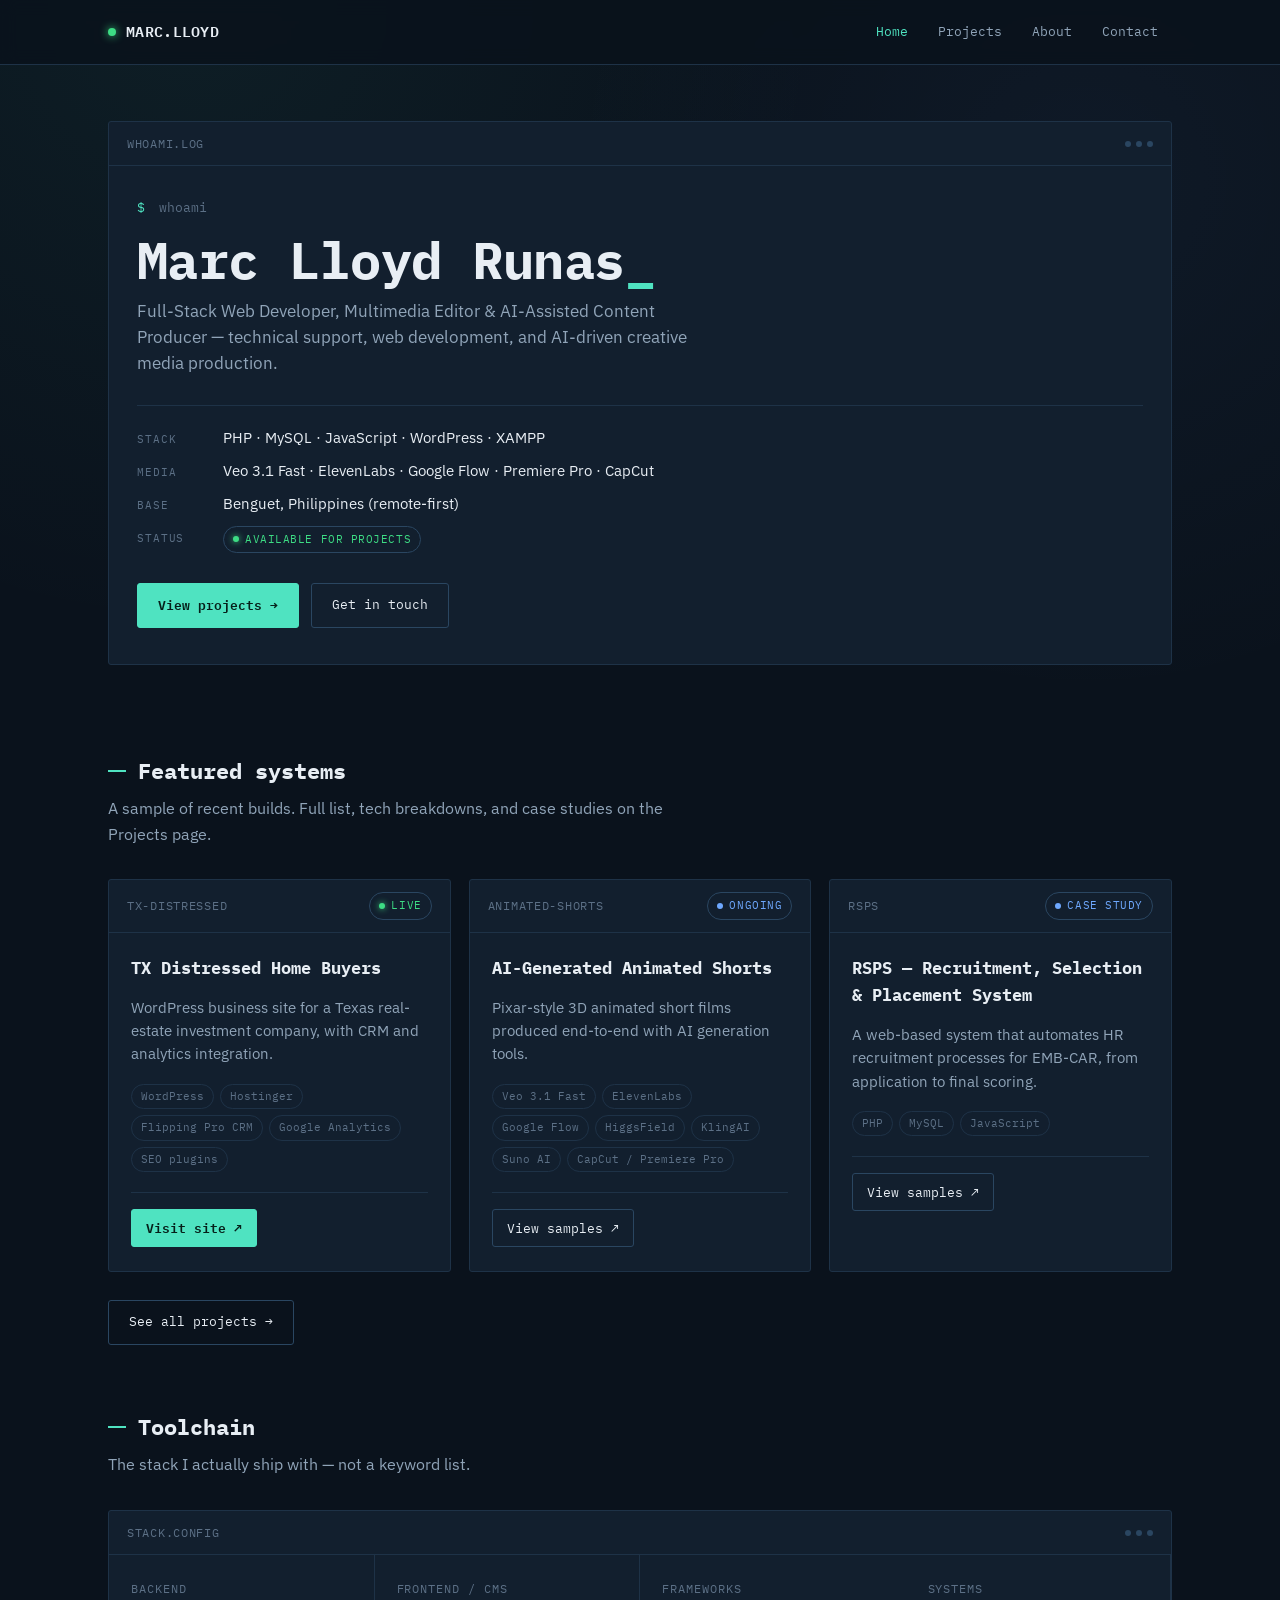
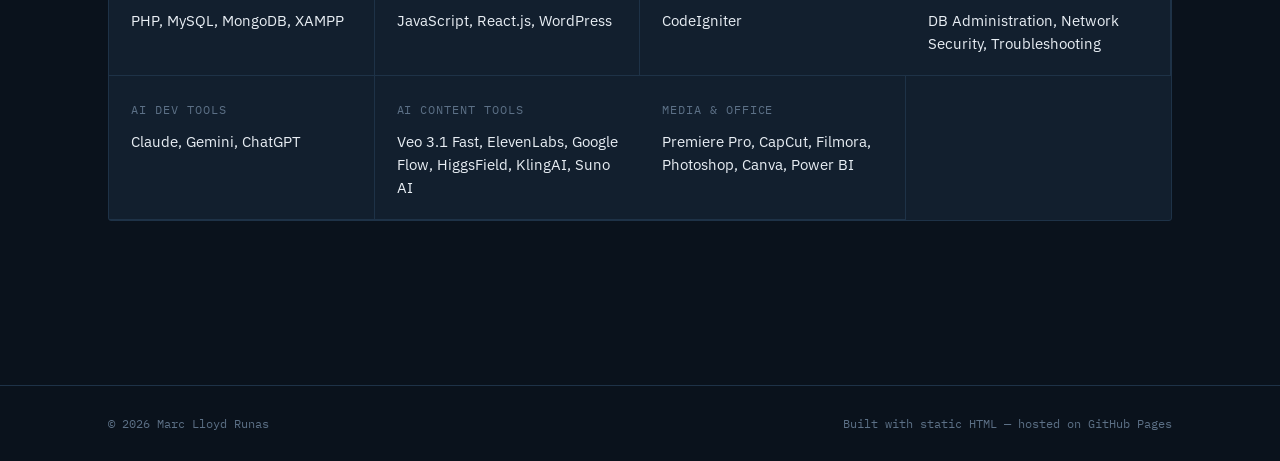
<file: index.html>
<!doctype html>
<html lang="en">
<head>
<meta charset="UTF-8">
<meta name="viewport" content="width=device-width, initial-scale=1.0">
<title>Marc Lloyd Runas — Full-Stack Developer, Multimedia Editor & AI-Assisted Content Producer</title>
<meta name="description" content="Marc Lloyd Runas — full-stack web developer, multimedia editor, and AI-assisted content producer. Systems, WordPress/CRM builds, and AI-generated animated shorts.">
<link rel="preconnect" href="https://fonts.googleapis.com">
<link href="https://fonts.googleapis.com/css2?family=IBM+Plex+Mono:wght@400;500;600;700&family=IBM+Plex+Sans:wght@400;500;600;700&display=swap" rel="stylesheet">
<link rel="stylesheet" href="assets/css/style.css">
<link rel="stylesheet" href="assets/css/home.css">
<link rel="stylesheet" href="assets/css/projects.css">
</head>
<body>

<header class="topbar">
  <div class="wrap">
    <a href="index.html" class="brand"><span class="dot"></span>MARC.LLOYD</a>
    <nav class="navlinks" id="navlinks">
      <a href="index.html" class="active">Home</a>
      <a href="projects.html">Projects</a>
      <a href="about.html">About</a>
      <a href="contact.html">Contact</a>
    </nav>
    <button class="navtoggle" id="navtoggle" aria-expanded="false" aria-controls="navlinks">MENU</button>
  </div>
</header>

<main>

  <section class="hero">
    <div class="wrap">
      <div class="panel bootpanel">
        <div class="panel-head">
          <span>whoami.log</span>
          <div class="dots"><span></span><span></span><span></span></div>
        </div>
        <div class="boot-body">
          <p class="boot-line"><span class="prompt">$</span> whoami</p>
          <h1>Marc Lloyd Runas</h1>
          <p class="role">Full-Stack Web Developer, Multimedia Editor &amp; AI-Assisted Content Producer — technical support, web development, and AI-driven creative media production.</p>

          <div class="readout">
            <div class="row"><span class="k">STACK</span><span class="v">PHP · MySQL · JavaScript · WordPress · XAMPP</span></div>
            <div class="row"><span class="k">MEDIA</span><span class="v">Veo 3.1 Fast · ElevenLabs · Google Flow · Premiere Pro · CapCut</span></div>
            <div class="row"><span class="k">BASE</span><span class="v">Benguet, Philippines (remote-first)</span></div>
            <div class="row"><span class="k">STATUS</span><span class="v"><span class="status live">Available for projects</span></span></div>
          </div>

          <div class="hero-actions">
            <a href="projects.html" class="btn primary">View projects →</a>
            <a href="contact.html" class="btn">Get in touch</a>
          </div>
        </div>
      </div>
    </div>
  </section>

  <section class="section">
    <div class="wrap">
      <div class="section-head">
        <h2>Featured systems</h2>
        <p>A sample of recent builds. Full list, tech breakdowns, and case studies on the Projects page.</p>
      </div>
      <div class="grid" id="featured-grid"></div>
      <div style="margin-top:28px;">
        <a href="projects.html" class="btn">See all projects →</a>
      </div>
    </div>
  </section>

  <section class="section stack-section">
    <div class="wrap">
      <div class="section-head">
        <h2>Toolchain</h2>
        <p>The stack I actually ship with — not a keyword list.</p>
      </div>
      <div class="panel stackpanel">
        <div class="panel-head"><span>stack.config</span><div class="dots"><span></span><span></span><span></span></div></div>
        <div class="stack-grid">
          <div class="stack-group"><span class="tag">Backend</span><p>PHP, MySQL, MongoDB, XAMPP</p></div>
          <div class="stack-group"><span class="tag">Frontend / CMS</span><p>JavaScript, React.js, WordPress</p></div>
          <div class="stack-group"><span class="tag">Frameworks</span><p>CodeIgniter</p></div>
          <div class="stack-group"><span class="tag">Systems</span><p>DB Administration, Network Security, Troubleshooting</p></div>
          <div class="stack-group"><span class="tag">AI Dev Tools</span><p>Claude, Gemini, ChatGPT</p></div>
          <div class="stack-group"><span class="tag">AI Content Tools</span><p>Veo 3.1 Fast, ElevenLabs, Google Flow, HiggsField, KlingAI, Suno AI</p></div>
          <div class="stack-group"><span class="tag">Media &amp; Office</span><p>Premiere Pro, CapCut, Filmora, Photoshop, Canva, Power BI</p></div>
        </div>
      </div>
    </div>
  </section>

</main>

<footer>
  <div class="wrap">
    <span>© <span id="year"></span> Marc Lloyd Runas</span>
    <span>Built with static HTML — hosted on GitHub Pages</span>
  </div>
</footer>

<script src="assets/js/projects-data.js"></script>
<script src="assets/js/main.js"></script>
</body>
</html>
</file>
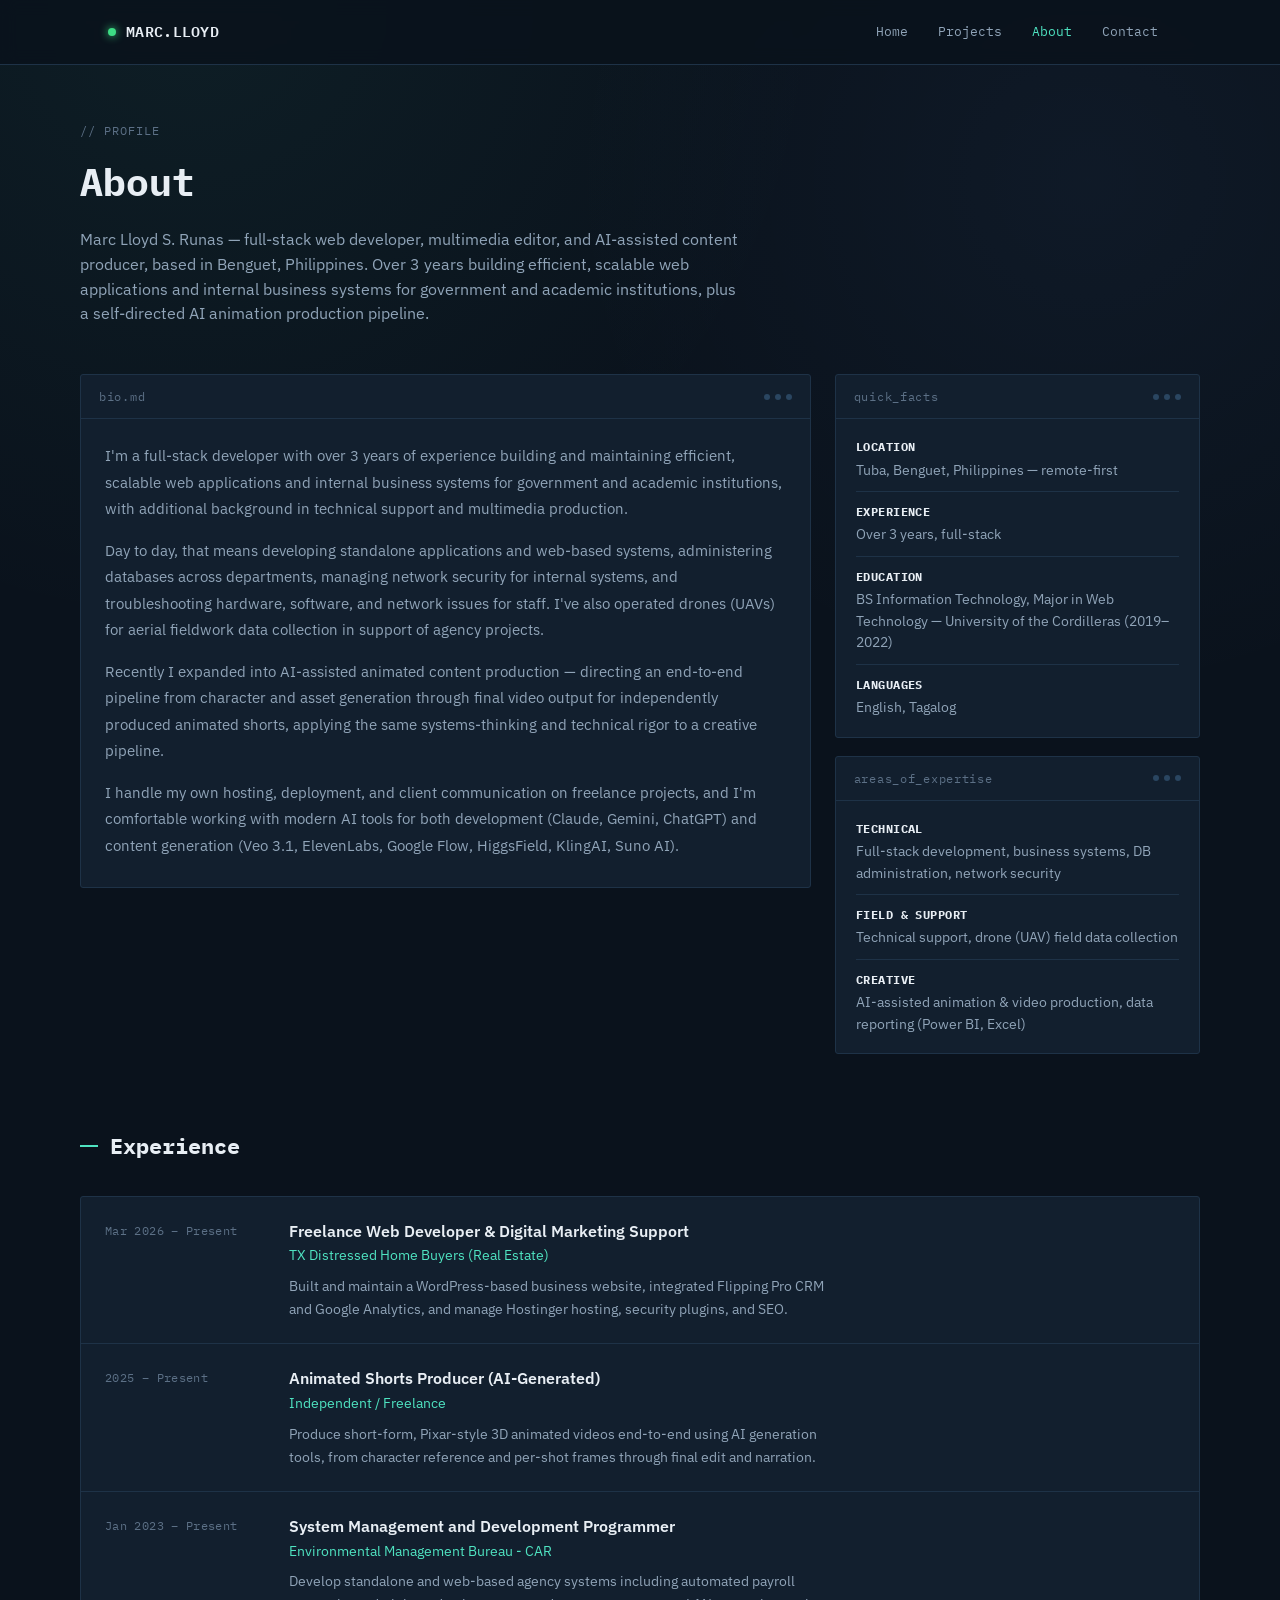
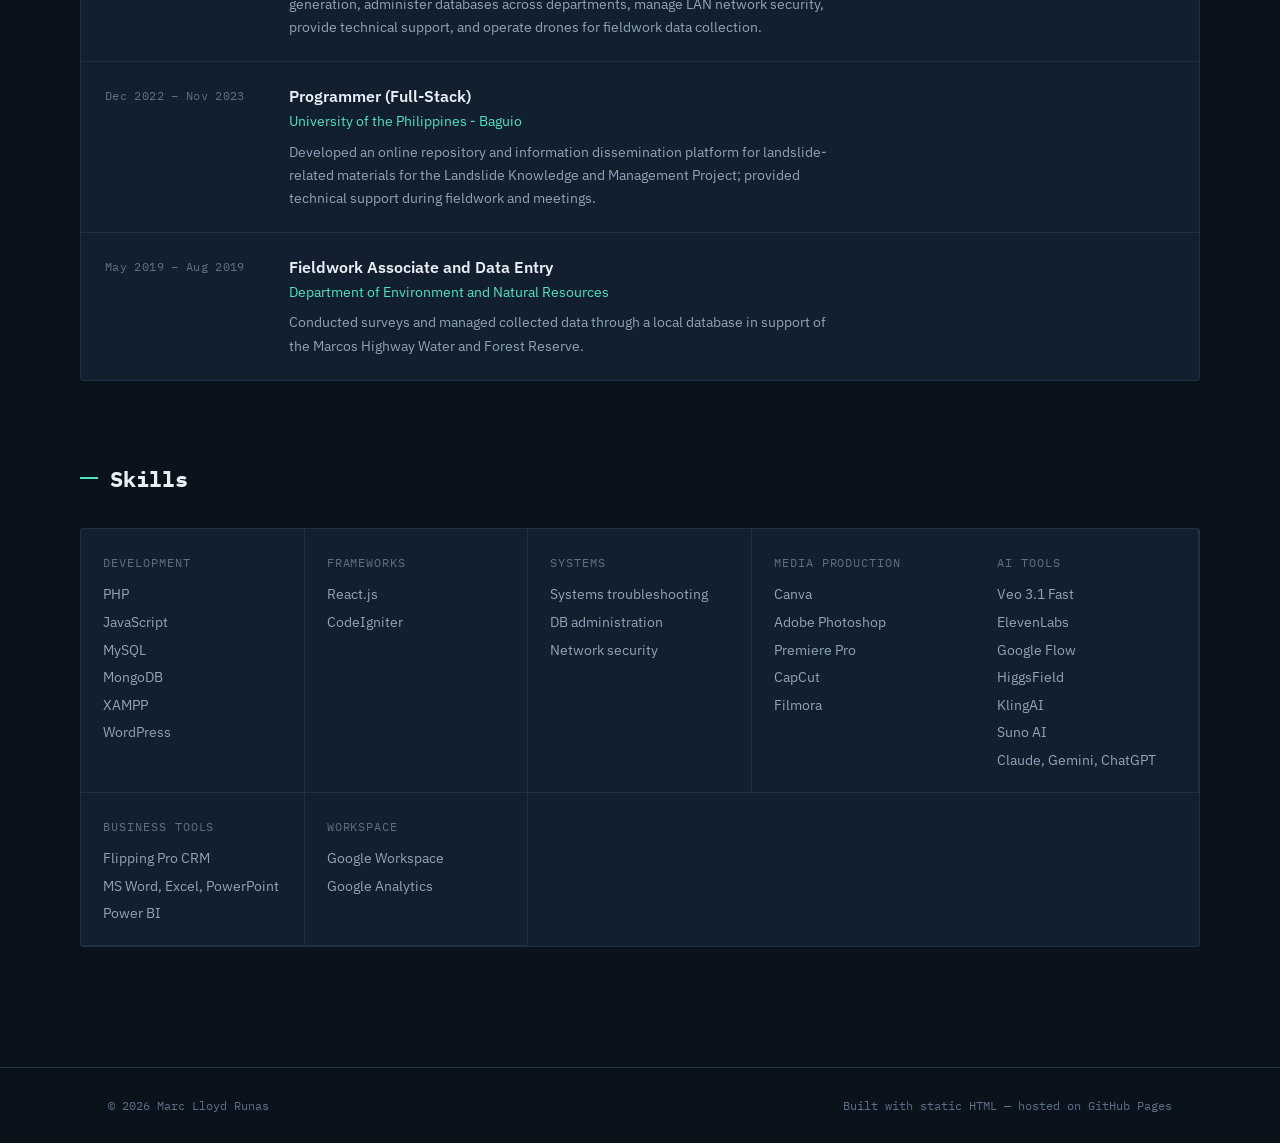
<file: about.html>
<!doctype html>
<html lang="en">
<head>
<meta charset="UTF-8">
<meta name="viewport" content="width=device-width, initial-scale=1.0">
<title>About — Marc Lloyd Runas</title>
<meta name="description" content="Marc Lloyd S. Runas — full-stack web developer, multimedia editor, and AI-assisted content producer based in Benguet, Philippines.">
<link rel="preconnect" href="https://fonts.googleapis.com">
<link href="https://fonts.googleapis.com/css2?family=IBM+Plex+Mono:wght@400;500;600;700&family=IBM+Plex+Sans:wght@400;500;600;700&display=swap" rel="stylesheet">
<link rel="stylesheet" href="assets/css/style.css">
<link rel="stylesheet" href="assets/css/about.css">
</head>
<body>

<header class="topbar">
  <div class="wrap">
    <a href="index.html" class="brand"><span class="dot"></span>MARC.LLOYD</a>
    <nav class="navlinks" id="navlinks">
      <a href="index.html">Home</a>
      <a href="projects.html">Projects</a>
      <a href="about.html" class="active">About</a>
      <a href="contact.html">Contact</a>
    </nav>
    <button class="navtoggle" id="navtoggle" aria-expanded="false" aria-controls="navlinks">MENU</button>
  </div>
</header>

<main>
  <section class="wrap about-hero">
    <span class="tag">// profile</span>
    <h1>About</h1>
    <p class="lede">Marc Lloyd S. Runas — full-stack web developer, multimedia editor, and AI-assisted content producer, based in Benguet, Philippines. Over 3 years building efficient, scalable web applications and internal business systems for government and academic institutions, plus a self-directed AI animation production pipeline.</p>
  </section>

  <section class="wrap about-layout">
    <div class="panel bio-panel">
      <div class="panel-head"><span>bio.md</span><div class="dots"><span></span><span></span><span></span></div></div>
      <div class="bio-body">
        <p>I'm a full-stack developer with over 3 years of experience building and maintaining efficient, scalable web applications and internal business systems for government and academic institutions, with additional background in technical support and multimedia production.</p>
        <p>Day to day, that means developing standalone applications and web-based systems, administering databases across departments, managing network security for internal systems, and troubleshooting hardware, software, and network issues for staff. I've also operated drones (UAVs) for aerial fieldwork data collection in support of agency projects.</p>
        <p>Recently I expanded into AI-assisted animated content production — directing an end-to-end pipeline from character and asset generation through final video output for independently produced animated shorts, applying the same systems-thinking and technical rigor to a creative pipeline.</p>
        <p>I handle my own hosting, deployment, and client communication on freelance projects, and I'm comfortable working with modern AI tools for both development (Claude, Gemini, ChatGPT) and content generation (Veo 3.1, ElevenLabs, Google Flow, HiggsField, KlingAI, Suno AI).</p>
      </div>
    </div>

    <aside>
      <div class="panel side-panel">
        <div class="panel-head"><span>quick_facts</span><div class="dots"><span></span><span></span><span></span></div></div>
        <div class="side-body">
          <ul class="side-list">
            <li><strong>LOCATION</strong>Tuba, Benguet, Philippines — remote-first</li>
            <li><strong>EXPERIENCE</strong>Over 3 years, full-stack</li>
            <li><strong>EDUCATION</strong>BS Information Technology, Major in Web Technology — University of the Cordilleras (2019–2022)</li>
            <li><strong>LANGUAGES</strong>English, Tagalog</li>
          </ul>
        </div>
      </div>

      <div class="panel side-panel">
        <div class="panel-head"><span>areas_of_expertise</span><div class="dots"><span></span><span></span><span></span></div></div>
        <div class="side-body">
          <ul class="side-list">
            <li><strong>TECHNICAL</strong>Full-stack development, business systems, DB administration, network security</li>
            <li><strong>FIELD &amp; SUPPORT</strong>Technical support, drone (UAV) field data collection</li>
            <li><strong>CREATIVE</strong>AI-assisted animation &amp; video production, data reporting (Power BI, Excel)</li>
          </ul>
        </div>
      </div>
    </aside>
  </section>

  <section class="wrap timeline-section">
    <div class="section-head">
      <h2>Experience</h2>
    </div>
    <div class="panel">
      <div class="timeline">
        <div class="timeline-item">
          <div class="timeline-period">Mar 2026 – Present</div>
          <div>
            <div class="timeline-role">Freelance Web Developer &amp; Digital Marketing Support</div>
            <div class="timeline-org">TX Distressed Home Buyers (Real Estate)</div>
            <p class="timeline-desc">Built and maintain a WordPress-based business website, integrated Flipping Pro CRM and Google Analytics, and manage Hostinger hosting, security plugins, and SEO.</p>
          </div>
        </div>
        <div class="timeline-item">
          <div class="timeline-period">2025 – Present</div>
          <div>
            <div class="timeline-role">Animated Shorts Producer (AI-Generated)</div>
            <div class="timeline-org">Independent / Freelance</div>
            <p class="timeline-desc">Produce short-form, Pixar-style 3D animated videos end-to-end using AI generation tools, from character reference and per-shot frames through final edit and narration.</p>
          </div>
        </div>
        <div class="timeline-item">
          <div class="timeline-period">Jan 2023 – Present</div>
          <div>
            <div class="timeline-role">System Management and Development Programmer</div>
            <div class="timeline-org">Environmental Management Bureau - CAR</div>
            <p class="timeline-desc">Develop standalone and web-based agency systems including automated payroll generation, administer databases across departments, manage LAN network security, provide technical support, and operate drones for fieldwork data collection.</p>
          </div>
        </div>
        <div class="timeline-item">
          <div class="timeline-period">Dec 2022 – Nov 2023</div>
          <div>
            <div class="timeline-role">Programmer (Full-Stack)</div>
            <div class="timeline-org">University of the Philippines - Baguio</div>
            <p class="timeline-desc">Developed an online repository and information dissemination platform for landslide-related materials for the Landslide Knowledge and Management Project; provided technical support during fieldwork and meetings.</p>
          </div>
        </div>
        <div class="timeline-item">
          <div class="timeline-period">May 2019 – Aug 2019</div>
          <div>
            <div class="timeline-role">Fieldwork Associate and Data Entry</div>
            <div class="timeline-org">Department of Environment and Natural Resources</div>
            <p class="timeline-desc">Conducted surveys and managed collected data through a local database in support of the Marcos Highway Water and Forest Reserve.</p>
          </div>
        </div>
      </div>
    </div>
  </section>

  <section class="wrap skills-section">
    <div class="section-head">
      <h2>Skills</h2>
    </div>
    <div class="panel">
      <div class="skills-grid">
        <div class="skill-group">
          <span class="tag">Development</span>
          <ul><li>PHP</li><li>JavaScript</li><li>MySQL</li><li>MongoDB</li><li>XAMPP</li><li>WordPress</li></ul>
        </div>
        <div class="skill-group">
          <span class="tag">Frameworks</span>
          <ul><li>React.js</li><li>CodeIgniter</li></ul>
        </div>
        <div class="skill-group">
          <span class="tag">Systems</span>
          <ul><li>Systems troubleshooting</li><li>DB administration</li><li>Network security</li></ul>
        </div>
        <div class="skill-group">
          <span class="tag">Media Production</span>
          <ul><li>Canva</li><li>Adobe Photoshop</li><li>Premiere Pro</li><li>CapCut</li><li>Filmora</li></ul>
        </div>
        <div class="skill-group">
          <span class="tag">AI Tools</span>
          <ul><li>Veo 3.1 Fast</li><li>ElevenLabs</li><li>Google Flow</li><li>HiggsField</li><li>KlingAI</li><li>Suno AI</li><li>Claude, Gemini, ChatGPT</li></ul>
        </div>
        <div class="skill-group">
          <span class="tag">Business Tools</span>
          <ul><li>Flipping Pro CRM</li><li>MS Word, Excel, PowerPoint</li><li>Power BI</li></ul>
        </div>
        <div class="skill-group">
          <span class="tag">Workspace</span>
          <ul><li>Google Workspace</li><li>Google Analytics</li></ul>
        </div>
      </div>
    </div>
  </section>
</main>

<footer>
  <div class="wrap">
    <span>© <span id="year"></span> Marc Lloyd Runas</span>
    <span>Built with static HTML — hosted on GitHub Pages</span>
  </div>
</footer>

<script src="assets/js/main.js"></script>
</body>
</html>
</file>
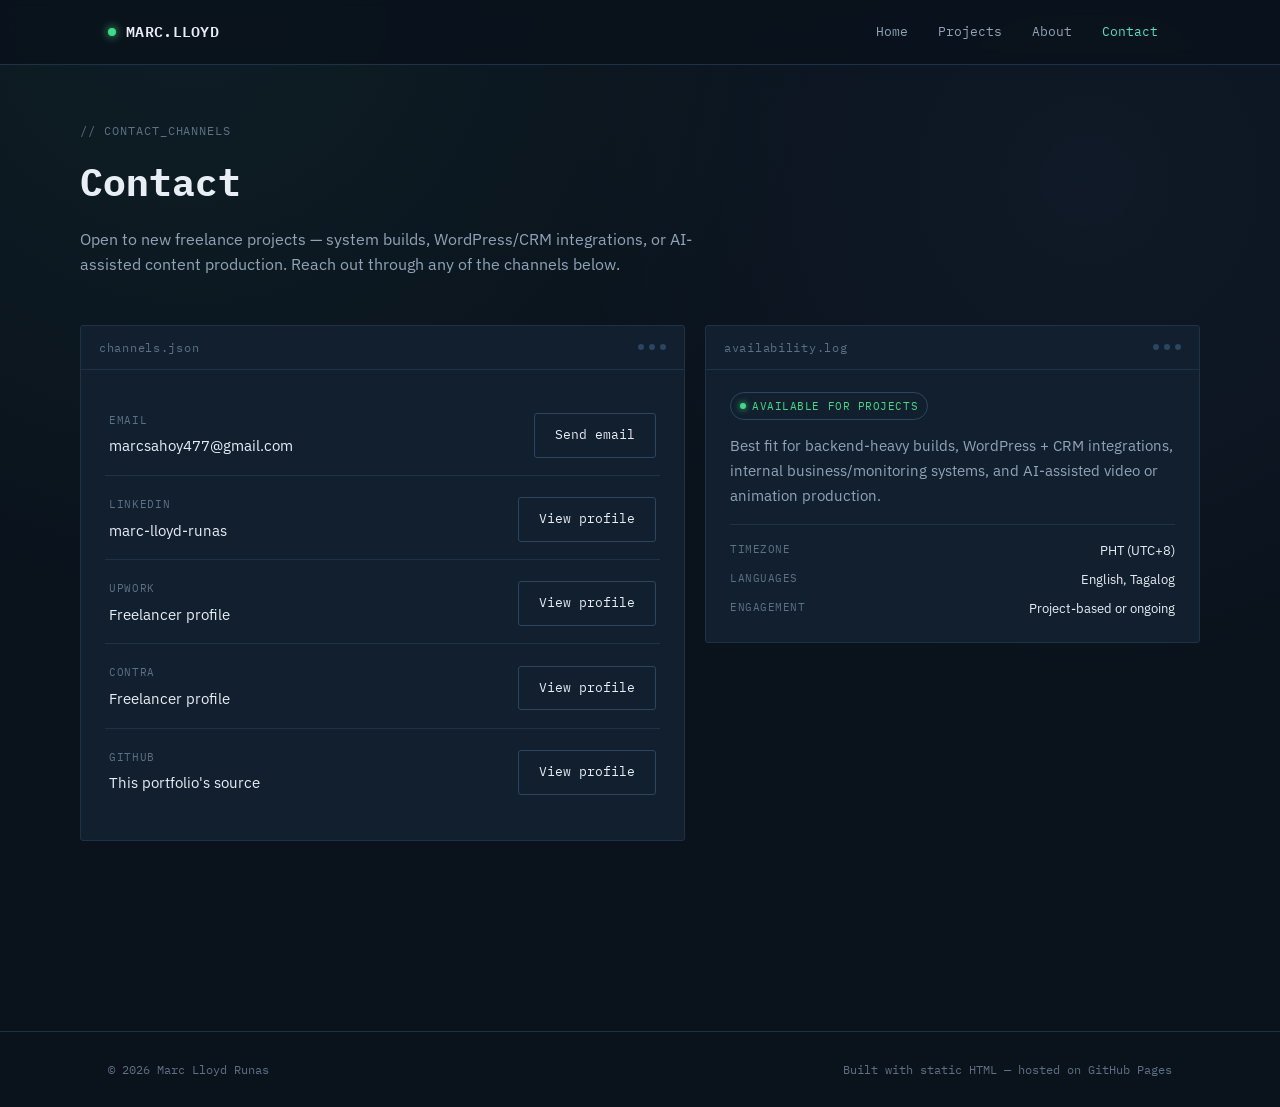
<file: contact.html>
<!doctype html>
<html lang="en">
<head>
<meta charset="UTF-8">
<meta name="viewport" content="width=device-width, initial-scale=1.0">
<title>Contact — Marc Lloyd Runas</title>
<meta name="description" content="Get in touch with Marc Lloyd Runas for full-stack development, systems work, or AI-assisted content production.">
<link rel="preconnect" href="https://fonts.googleapis.com">
<link href="https://fonts.googleapis.com/css2?family=IBM+Plex+Mono:wght@400;500;600;700&family=IBM+Plex+Sans:wght@400;500;600;700&display=swap" rel="stylesheet">
<link rel="stylesheet" href="assets/css/style.css">
<link rel="stylesheet" href="assets/css/contact.css">
</head>
<body>

<header class="topbar">
  <div class="wrap">
    <a href="index.html" class="brand"><span class="dot"></span>MARC.LLOYD</a>
    <nav class="navlinks" id="navlinks">
      <a href="index.html">Home</a>
      <a href="projects.html">Projects</a>
      <a href="about.html">About</a>
      <a href="contact.html" class="active">Contact</a>
    </nav>
    <button class="navtoggle" id="navtoggle" aria-expanded="false" aria-controls="navlinks">MENU</button>
  </div>
</header>

<main>
  <section class="wrap contact-hero">
    <span class="tag">// contact_channels</span>
    <h1>Contact</h1>
    <p class="lede">Open to new freelance projects — system builds, WordPress/CRM integrations, or AI-assisted content production. Reach out through any of the channels below.</p>
  </section>

  <section class="wrap contact-layout">
    <div class="panel contact-panel">
      <div class="panel-head"><span>channels.json</span><div class="dots"><span></span><span></span><span></span></div></div>
      <div class="contact-body">
        <ul class="channel-list">
          <li>
            <div><span class="label">Email</span><a class="value" href="mailto:marcsahoy477@gmail.com">marcsahoy477@gmail.com</a></div>
            <a class="btn" href="mailto:marcsahoy477@gmail.com">Send email</a>
          </li>
          <li>
            <div><span class="label">LinkedIn</span><span class="value">marc-lloyd-runas</span></div>
            <a class="btn" href="https://www.linkedin.com/in/marc-lloyd-runas-2968a8163" target="_blank" rel="noopener">View profile</a>
          </li>
          <li>
            <div><span class="label">Upwork</span><span class="value">Freelancer profile</span></div>
            <a class="btn" href="https://www.upwork.com/freelancers/~0144567b6dcd7e1df7" target="_blank" rel="noopener">View profile</a>
          </li>
          <li>
            <div><span class="label">Contra</span><span class="value">Freelancer profile</span></div>
            <a class="btn" href="https://contra.com/marc_lloyd_runas_e3acdam8" target="_blank" rel="noopener">View profile</a>
          </li>
          <li>
            <div><span class="label">GitHub</span><span class="value">This portfolio's source</span></div>
            <a class="btn" href="https://github.com/marclloydrunas" target="_blank" rel="noopener">View profile</a>
          </li>
        </ul>
      </div>
    </div>

    <div class="panel avail-panel">
      <div class="panel-head"><span>availability.log</span><div class="dots"><span></span><span></span><span></span></div></div>
      <div class="avail-body">
        <p><span class="status live">Available for projects</span></p>
        <p>Best fit for backend-heavy builds, WordPress + CRM integrations, internal business/monitoring systems, and AI-assisted video or animation production.</p>
        <div class="readout-mini">
          <div class="row"><span class="k">TIMEZONE</span><span>PHT (UTC+8)</span></div>
          <div class="row"><span class="k">LANGUAGES</span><span>English, Tagalog</span></div>
          <div class="row"><span class="k">ENGAGEMENT</span><span>Project-based or ongoing</span></div>
        </div>
      </div>
    </div>
  </section>
</main>

<footer>
  <div class="wrap">
    <span>© <span id="year"></span> Marc Lloyd Runas</span>
    <span>Built with static HTML — hosted on GitHub Pages</span>
  </div>
</footer>

<script src="assets/js/main.js"></script>
</body>
</html>
</file>
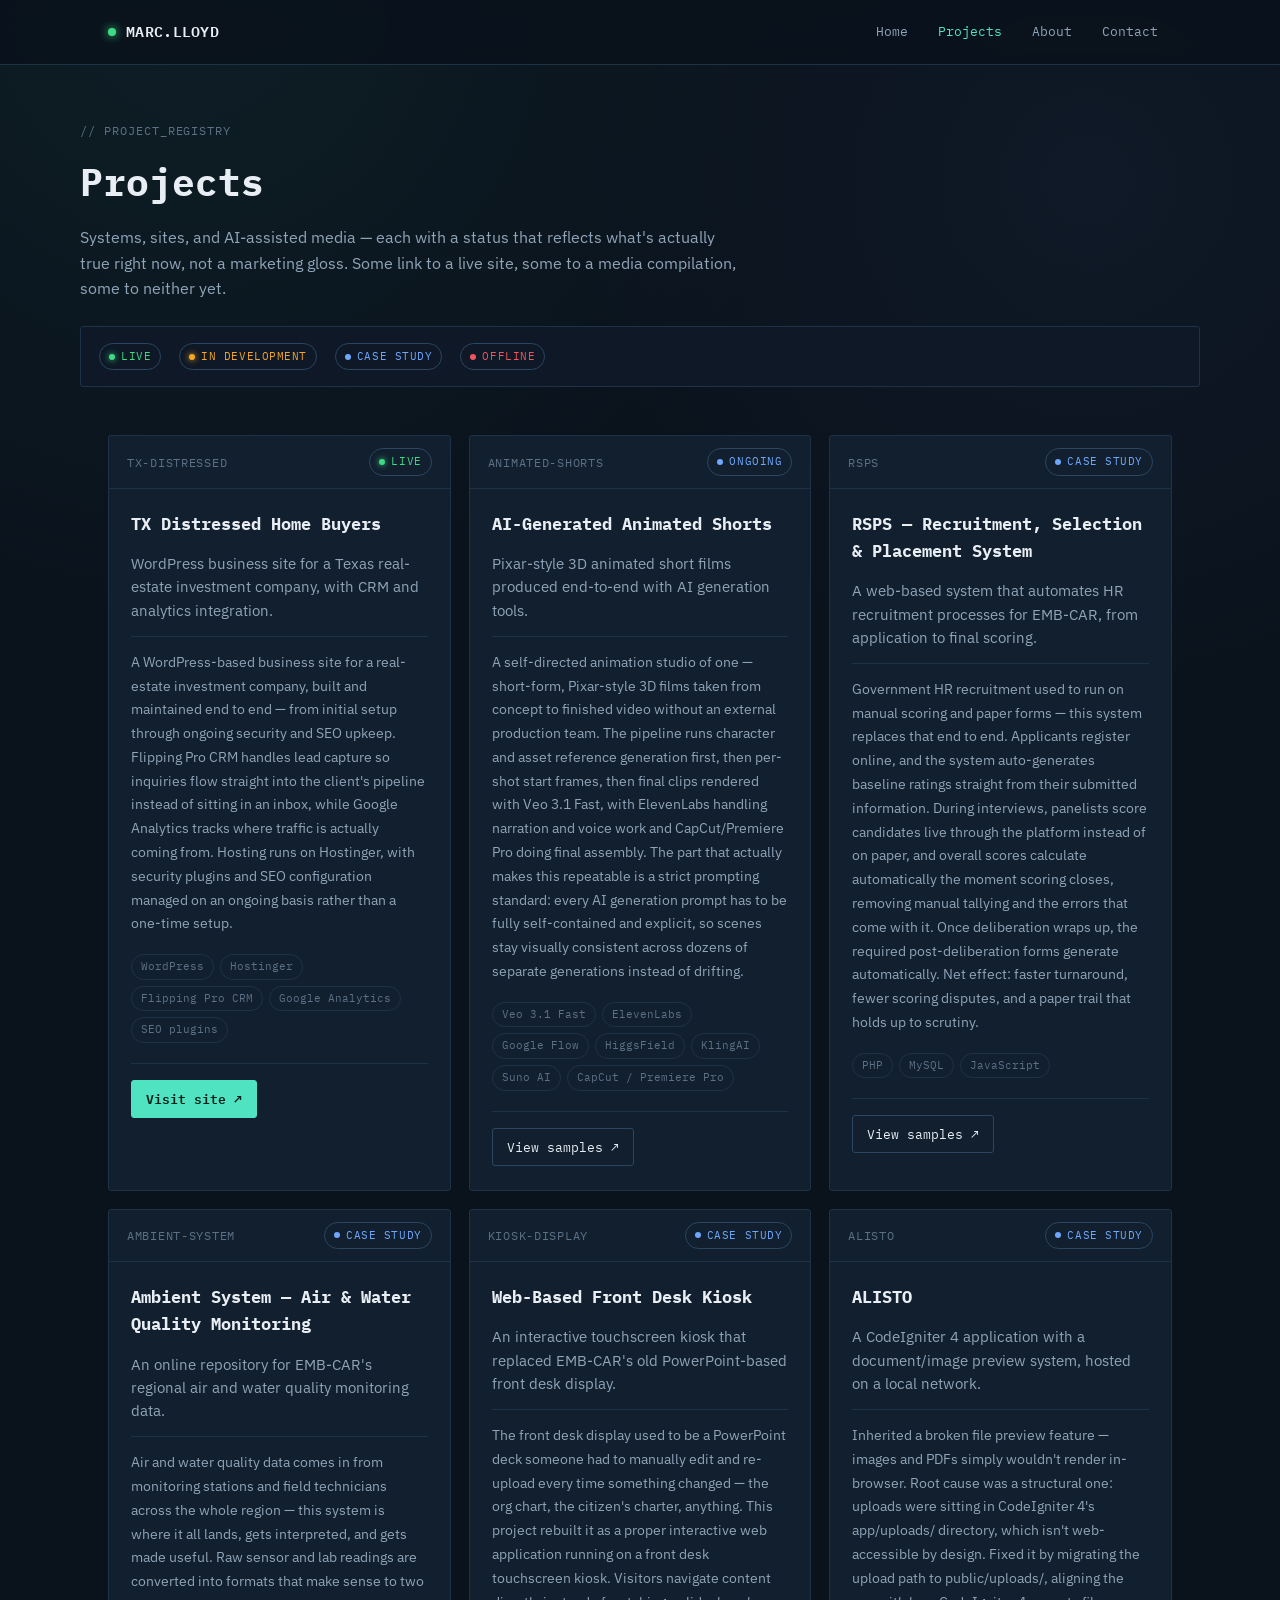
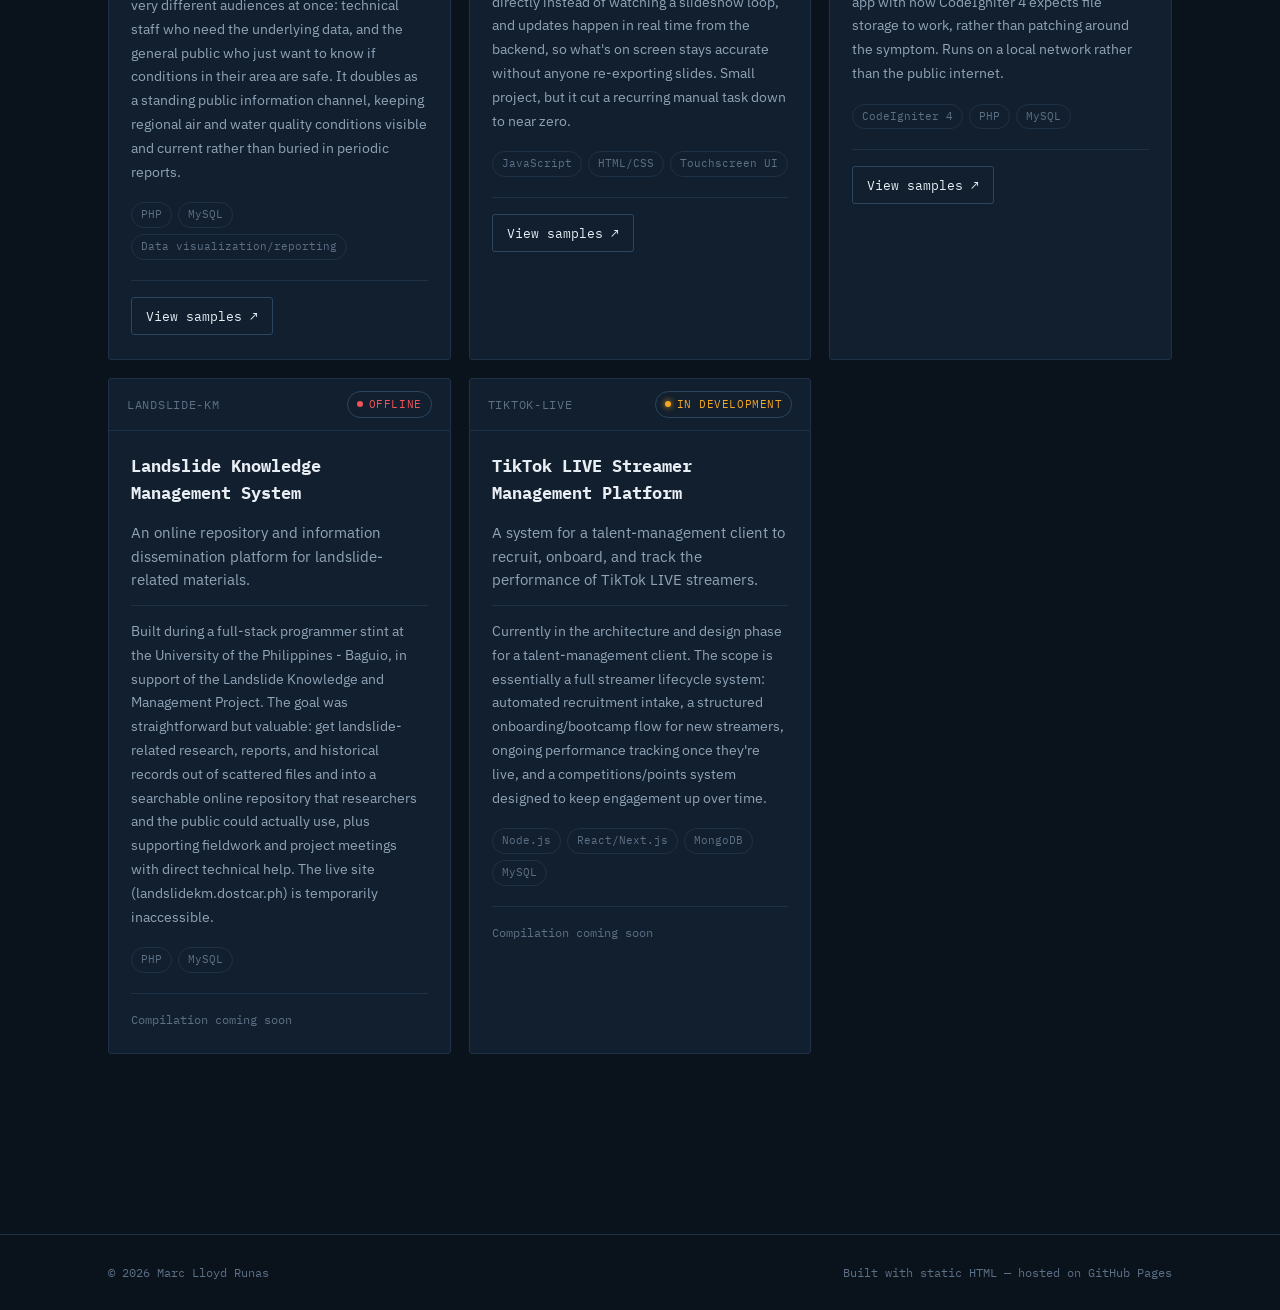
<file: projects.html>
<!doctype html>
<html lang="en">
<head>
<meta charset="UTF-8">
<meta name="viewport" content="width=device-width, initial-scale=1.0">
<title>Projects — Marc Lloyd Runas</title>
<meta name="description" content="Case studies and live systems built by Marc Lloyd Runas: WordPress/CRM builds, internal government systems, and AI-generated animated shorts.">
<link rel="preconnect" href="https://fonts.googleapis.com">
<link href="https://fonts.googleapis.com/css2?family=IBM+Plex+Mono:wght@400;500;600;700&family=IBM+Plex+Sans:wght@400;500;600;700&display=swap" rel="stylesheet">
<link rel="stylesheet" href="assets/css/style.css">
<link rel="stylesheet" href="assets/css/projects.css">
</head>
<body>

<header class="topbar">
  <div class="wrap">
    <a href="index.html" class="brand"><span class="dot"></span>MARC.LLOYD</a>
    <nav class="navlinks" id="navlinks">
      <a href="index.html">Home</a>
      <a href="projects.html" class="active">Projects</a>
      <a href="about.html">About</a>
      <a href="contact.html">Contact</a>
    </nav>
    <button class="navtoggle" id="navtoggle" aria-expanded="false" aria-controls="navlinks">MENU</button>
  </div>
</header>

<main>
  <section class="wrap projects-intro">
    <span class="tag">// project_registry</span>
    <h1>Projects</h1>
    <p>Systems, sites, and AI-assisted media — each with a status that reflects what's actually true right now, not a marketing gloss. Some link to a live site, some to a media compilation, some to neither yet.</p>

    <div class="legend">
      <span class="status live">Live</span>
      <span class="status dev">In development</span>
      <span class="status case">Case study</span>
      <span class="status off">Offline</span>
    </div>
  </section>

  <section class="wrap">
    <div id="projects-grid"></div>
  </section>
</main>

<footer>
  <div class="wrap">
    <span>© <span id="year"></span> Marc Lloyd Runas</span>
    <span>Built with static HTML — hosted on GitHub Pages</span>
  </div>
</footer>

<script src="assets/js/projects-data.js"></script>
<script src="assets/js/main.js"></script>
</body>
</html>
</file>
<file: assets/css/style.css>
/* =========================================================
   MARC LLOYD RUNAS — PORTFOLIO
   Design concept: full-stack developer whose real work is
   building monitoring/tracking systems (payroll automation,
   network security, DB administration) plus AI-assisted
   multimedia production. The site borrows the visual language
   of an ops dashboard — status pills, log-style headers, panel
   modules — because that's the actual world this work comes from.
   ========================================================= */

:root{
  --bg:            #0A121C;
  --bg-raised:     #0E1826;
  --panel:         #121F2E;
  --panel-hover:   #16283B;
  --border:        #1E3247;
  --border-bright: #2A4661;

  --text:          #E8EEF4;
  --text-muted:    #90A4B8;
  --text-faint:    #5C7086;

  --accent:        #4FE3C1;
  --accent-dim:    #2A6B5E;
  --status-live:   #3DDC84;
  --status-dev:    #F5A623;
  --status-case:   #6EA8FE;
  --status-off:    #F2545B;

  --font-mono: 'IBM Plex Mono', ui-monospace, 'SF Mono', monospace;
  --font-sans: 'IBM Plex Sans', -apple-system, sans-serif;

  --maxw: 1120px;
  --radius: 3px;
}

*{ box-sizing: border-box; margin: 0; padding: 0; }
html{ scroll-behavior: smooth; }

body{
  background: var(--bg);
  background-image:
    radial-gradient(circle at 15% 0%, rgba(79,227,193,0.06), transparent 45%),
    radial-gradient(circle at 85% 20%, rgba(110,168,254,0.05), transparent 40%);
  background-attachment: fixed;
  color: var(--text);
  font-family: var(--font-sans);
  font-size: 16px;
  line-height: 1.6;
  min-height: 100vh;
}

@media (prefers-reduced-motion: reduce){
  html{ scroll-behavior: auto; }
  *{ animation-duration: 0.01ms !important; transition-duration: 0.01ms !important; }
}

a{ color: inherit; text-decoration: none; }
.wrap{ max-width: var(--maxw); margin: 0 auto; padding: 0 28px; }

.tag{
  font-family: var(--font-mono);
  font-size: 12px;
  letter-spacing: 0.08em;
  text-transform: uppercase;
  color: var(--text-faint);
}

/* ---- nav ---- */
.topbar{
  border-bottom: 1px solid var(--border);
  background: rgba(10,18,28,0.85);
  backdrop-filter: blur(8px);
  position: sticky;
  top: 0;
  z-index: 50;
}
.topbar .wrap{ display: flex; align-items: center; justify-content: space-between; height: 64px; }
.brand{
  font-family: var(--font-mono);
  font-size: 15px;
  font-weight: 600;
  letter-spacing: 0.02em;
  color: var(--text);
  display: flex;
  align-items: center;
  gap: 10px;
}
.brand .dot{
  width: 8px; height: 8px; border-radius: 50%;
  background: var(--status-live);
  box-shadow: 0 0 8px var(--status-live);
  flex-shrink: 0;
}
.navlinks{ display: flex; gap: 2px; }
.navlinks a{
  font-family: var(--font-mono);
  font-size: 13px;
  color: var(--text-muted);
  padding: 8px 14px;
  border-radius: var(--radius);
  transition: color 0.15s ease, background 0.15s ease;
}
.navlinks a:hover{ color: var(--text); background: var(--panel-hover); }
.navlinks a.active{ color: var(--accent); }
a:focus-visible, button:focus-visible{ outline: 2px solid var(--accent); outline-offset: 2px; }
.navtoggle{ display: none; }

@media (max-width: 720px){
  .navlinks{
    position: fixed; inset: 64px 0 0 0; height: calc(100vh - 64px);
    flex-direction: column; background: var(--bg-raised);
    padding: 20px 28px; gap: 4px;
    transform: translateX(100%);
    transition: transform 0.25s ease;
  }
  .navlinks.open{ transform: translateX(0); }
  .navlinks a{ font-size: 15px; padding: 14px 10px; border-bottom: 1px solid var(--border); }
  .navtoggle{
    display: block; background: none; border: 1px solid var(--border);
    color: var(--text); font-family: var(--font-mono); font-size: 13px;
    padding: 8px 12px; border-radius: var(--radius); cursor: pointer;
  }
}

/* ---- panel module ---- */
.panel{ background: var(--panel); border: 1px solid var(--border); border-radius: var(--radius); }
.panel-head{
  display: flex; align-items: center; justify-content: space-between;
  padding: 12px 18px;
  border-bottom: 1px solid var(--border);
  font-family: var(--font-mono);
  font-size: 12px;
  color: var(--text-faint);
  letter-spacing: 0.06em;
  text-transform: uppercase;
}
.panel-head .dots{ display: flex; gap: 5px; }
.panel-head .dots span{ width: 6px; height: 6px; border-radius: 50%; background: var(--border-bright); }

/* ---- status pill ---- */
.status{
  display: inline-flex; align-items: center; gap: 6px;
  font-family: var(--font-mono);
  font-size: 11px;
  letter-spacing: 0.05em;
  text-transform: uppercase;
  padding: 4px 9px;
  border-radius: 20px;
  border: 1px solid var(--border-bright);
  white-space: nowrap;
}
.status::before{ content: ''; width: 6px; height: 6px; border-radius: 50%; flex-shrink: 0; }
.status.live{ color: var(--status-live); }
.status.live::before{ background: var(--status-live); box-shadow: 0 0 6px var(--status-live); }
.status.dev{ color: var(--status-dev); }
.status.dev::before{ background: var(--status-dev); box-shadow: 0 0 6px var(--status-dev); animation: pulse 1.6s infinite; }
.status.case{ color: var(--status-case); }
.status.case::before{ background: var(--status-case); }
.status.off{ color: var(--status-off); }
.status.off::before{ background: var(--status-off); }
@keyframes pulse{ 0%,100%{ opacity: 1; } 50%{ opacity: 0.35; } }

/* ---- buttons ---- */
.btn{
  display: inline-flex; align-items: center; gap: 8px;
  font-family: var(--font-mono);
  font-size: 13px;
  padding: 11px 20px;
  border-radius: var(--radius);
  border: 1px solid var(--border-bright);
  color: var(--text);
  transition: border-color 0.15s ease, background 0.15s ease, transform 0.1s ease;
}
.btn:hover{ border-color: var(--accent); background: rgba(79,227,193,0.06); }
.btn.primary{ background: var(--accent); border-color: var(--accent); color: #06201A; font-weight: 600; }
.btn.primary:hover{ background: #6BEBD1; transform: translateY(-1px); }
.btn.ghost{ border-style: dashed; color: var(--text-muted); }

footer{ border-top: 1px solid var(--border); margin-top: 100px; padding: 28px 0; }
footer .wrap{
  display: flex; justify-content: space-between; align-items: center;
  font-family: var(--font-mono); font-size: 12px; color: var(--text-faint);
  flex-wrap: wrap; gap: 10px;
}
footer a{ color: var(--text-muted); }
footer a:hover{ color: var(--accent); }

.section{ padding: 64px 0; }
.section-head{ margin-bottom: 32px; }
.section-head h2{
  font-family: var(--font-mono); font-size: 22px; color: var(--text);
  display: flex; align-items: center; gap: 12px;
}
.section-head h2::before{ content: ''; width: 18px; height: 2px; background: var(--accent); }
.section-head p{ color: var(--text-muted); margin-top: 8px; max-width: 60ch; }
</file>
<file: assets/css/home.css>
.hero{ padding: 56px 0 24px; }
.bootpanel{ overflow: hidden; }
.boot-body{ padding: 32px 28px 36px; }

.boot-line{ font-family: var(--font-mono); font-size: 13px; color: var(--text-faint); margin-bottom: 14px; }
.boot-line .prompt{ color: var(--accent); margin-right: 6px; }

.bootpanel h1{
  font-family: var(--font-mono);
  font-size: clamp(32px, 5.5vw, 52px);
  font-weight: 700;
  letter-spacing: -0.01em;
  color: var(--text);
  line-height: 1.05;
}
.bootpanel h1::after{ content: '_'; color: var(--accent); animation: blink 1.1s steps(1) infinite; }
@keyframes blink{ 0%,49%{ opacity:1; } 50%,100%{ opacity:0; } }

.role{ font-size: 16.5px; color: var(--text-muted); margin-top: 10px; max-width: 56ch; }

.readout{ margin-top: 28px; border-top: 1px solid var(--border); padding-top: 20px; display: flex; flex-direction: column; gap: 10px; }
.readout .row{ display: flex; gap: 16px; align-items: baseline; flex-wrap: wrap; }
.readout .k{ font-family: var(--font-mono); font-size: 11px; color: var(--text-faint); letter-spacing: 0.08em; width: 70px; flex-shrink: 0; }
.readout .v{ font-size: 14.5px; color: var(--text); }

.hero-actions{ display: flex; gap: 12px; margin-top: 30px; flex-wrap: wrap; }
.hero-note{ font-family: var(--font-mono); font-size: 12.5px; color: var(--text-faint); margin-top: 18px; max-width: 62ch; }

.grid{ display: grid; grid-template-columns: repeat(auto-fit, minmax(300px, 1fr)); gap: 18px; }

.stack-section{ padding-top: 0; }
.stack-grid{ display: grid; grid-template-columns: repeat(auto-fit, minmax(220px, 1fr)); }
.stack-group{ padding: 20px 22px; border-right: 1px solid var(--border); border-bottom: 1px solid var(--border); }
.stack-group:nth-child(3n){ border-right: none; }
.stack-group p{ margin-top: 8px; font-size: 14.5px; color: var(--text); }
@media (max-width: 720px){ .stack-group{ border-right: none; } }
</file>
<file: assets/css/projects.css>
.card{ display: flex; flex-direction: column; transition: border-color 0.15s ease; }
.card:hover{ border-color: var(--border-bright); }

.card-body{ padding: 22px 22px 24px; flex: 1; display: flex; flex-direction: column; }

.card h3{ font-family: var(--font-mono); font-size: 17px; color: var(--text); margin-bottom: 10px; }

.card-summary{ font-size: 14.5px; color: var(--text-muted); margin-top: 4px; }

.card-detail{
  font-size: 14px; color: var(--text-muted);
  margin-top: 14px; padding-top: 14px;
  border-top: 1px solid var(--border);
  line-height: 1.7;
}

.stacktags{ display: flex; flex-wrap: wrap; gap: 6px; margin-top: 18px; }
.stacktag{
  font-family: var(--font-mono); font-size: 11px; color: var(--text-faint);
  border: 1px solid var(--border); border-radius: 20px; padding: 3px 9px;
}

.card-footer{
  margin-top: 20px; padding-top: 16px; border-top: 1px solid var(--border);
  display: flex; flex-wrap: wrap; gap: 10px;
}
.card-link{ font-size: 12.5px; padding: 8px 14px; }
.card-link-disabled{ font-family: var(--font-mono); font-size: 12px; color: var(--text-faint); }

/* projects page intro */
.projects-intro{ padding: 56px 0 8px; }
.projects-intro .tag{ margin-bottom: 12px; display: block; }
.projects-intro h1{ font-family: var(--font-mono); font-size: clamp(28px, 4vw, 38px); color: var(--text); }
.projects-intro p{ color: var(--text-muted); margin-top: 12px; max-width: 66ch; }

.legend{
  display: flex; flex-wrap: wrap; gap: 10px 18px;
  margin-top: 24px; padding: 16px 18px;
  border: 1px solid var(--border); border-radius: var(--radius);
  background: var(--bg-raised);
}
.legend .status{ pointer-events: none; }

#projects-grid{
  display: grid;
  grid-template-columns: repeat(auto-fit, minmax(320px, 1fr));
  gap: 18px;
  padding: 40px 0 80px;
}
</file>
<file: assets/css/about.css>
.about-hero{ padding: 56px 0 8px; }
.about-hero .tag{ display: block; margin-bottom: 12px; }
.about-hero h1{ font-family: var(--font-mono); font-size: clamp(28px, 4vw, 38px); color: var(--text); }
.about-hero p.lede{ color: var(--text-muted); margin-top: 14px; max-width: 66ch; font-size: 15.5px; }

.about-layout{
  display: grid; grid-template-columns: 2fr 1fr; gap: 24px;
  padding: 40px 0 0; align-items: start;
}
@media (max-width: 820px){ .about-layout{ grid-template-columns: 1fr; } }

.bio-panel .panel-head{ text-transform: none; }
.bio-body{ padding: 24px 24px 28px; }
.bio-body p{ color: var(--text-muted); margin-bottom: 16px; font-size: 15px; line-height: 1.75; }
.bio-body p:last-child{ margin-bottom: 0; }
.bio-body strong{ color: var(--text); font-weight: 600; }

.side-panel{ margin-bottom: 18px; }
.side-panel .panel-head{ text-transform: none; }
.side-body{ padding: 18px 20px; }
.side-list{ list-style: none; display: flex; flex-direction: column; gap: 10px; }
.side-list li{ font-size: 13.5px; color: var(--text-muted); padding-bottom: 10px; border-bottom: 1px solid var(--border); }
.side-list li:last-child{ border-bottom: none; padding-bottom: 0; }
.side-list li strong{ color: var(--text); display: block; font-family: var(--font-mono); font-size: 12px; letter-spacing: 0.04em; margin-bottom: 3px; }

/* ---- experience timeline ---- */
.timeline-section{ padding: 56px 0 80px; }
.timeline{ display: flex; flex-direction: column; }
.timeline-item{
  display: grid; grid-template-columns: 160px 1fr; gap: 24px;
  padding: 22px 24px; border-bottom: 1px solid var(--border);
}
.timeline-item:last-child{ border-bottom: none; }
.timeline-period{
  font-family: var(--font-mono); font-size: 12px; color: var(--text-faint);
  letter-spacing: 0.03em; padding-top: 2px;
}
.timeline-role{ font-size: 15.5px; color: var(--text); font-weight: 600; }
.timeline-org{ font-size: 13.5px; color: var(--accent); margin-top: 2px; }
.timeline-desc{ font-size: 14px; color: var(--text-muted); margin-top: 8px; line-height: 1.65; max-width: 68ch; }

@media (max-width: 640px){
  .timeline-item{ grid-template-columns: 1fr; gap: 6px; }
}

/* ---- skills grid ---- */
.skills-section{ padding: 0 0 20px; }
.skills-grid{
  display: grid; grid-template-columns: repeat(auto-fit, minmax(200px, 1fr));
}
.skill-group{ padding: 20px 22px; border-right: 1px solid var(--border); border-bottom: 1px solid var(--border); }
.skill-group:nth-child(4n){ border-right: none; }
.skill-group ul{ list-style: none; margin-top: 10px; display: flex; flex-direction: column; gap: 6px; }
.skill-group li{ font-size: 13.5px; color: var(--text-muted); }
@media (max-width: 720px){ .skill-group{ border-right: none; } }
</file>
<file: assets/css/contact.css>
.contact-hero{ padding: 56px 0 8px; }
.contact-hero .tag{ display: block; margin-bottom: 12px; }
.contact-hero h1{ font-family: var(--font-mono); font-size: clamp(28px, 4vw, 38px); color: var(--text); }
.contact-hero p.lede{ color: var(--text-muted); margin-top: 14px; max-width: 62ch; font-size: 15.5px; }

.contact-layout{
  display: grid; grid-template-columns: 1.1fr 0.9fr; gap: 20px;
  padding: 40px 0 90px; align-items: start;
}
@media (max-width: 820px){ .contact-layout{ grid-template-columns: 1fr; } }

.contact-panel .panel-head{ text-transform: none; }
.contact-body{ padding: 26px 24px 28px; }

.channel-list{ list-style: none; display: flex; flex-direction: column; gap: 4px; }
.channel-list li{ display: flex; align-items: center; justify-content: space-between; padding: 16px 4px; border-bottom: 1px solid var(--border); gap: 12px; flex-wrap: wrap; }
.channel-list li:last-child{ border-bottom: none; }
.channel-list .label{ font-family: var(--font-mono); font-size: 11px; color: var(--text-faint); letter-spacing: 0.06em; text-transform: uppercase; display: block; margin-bottom: 4px; }
.channel-list .value{ font-size: 15px; color: var(--text); word-break: break-word; }
.channel-list a.value:hover{ color: var(--accent); }

.avail-panel .panel-head{ text-transform: none; }
.avail-body{ padding: 22px 24px; }
.avail-body p{ color: var(--text-muted); font-size: 14.5px; line-height: 1.7; margin-bottom: 14px; }
.avail-body p:last-child{ margin-bottom: 0; }

.readout-mini{ display: flex; flex-direction: column; gap: 8px; margin-top: 16px; padding-top: 16px; border-top: 1px solid var(--border); }
.readout-mini .row{ display: flex; justify-content: space-between; font-size: 13px; gap: 12px; }
.readout-mini .k{ font-family: var(--font-mono); color: var(--text-faint); font-size: 11px; letter-spacing: 0.05em; }
</file>
